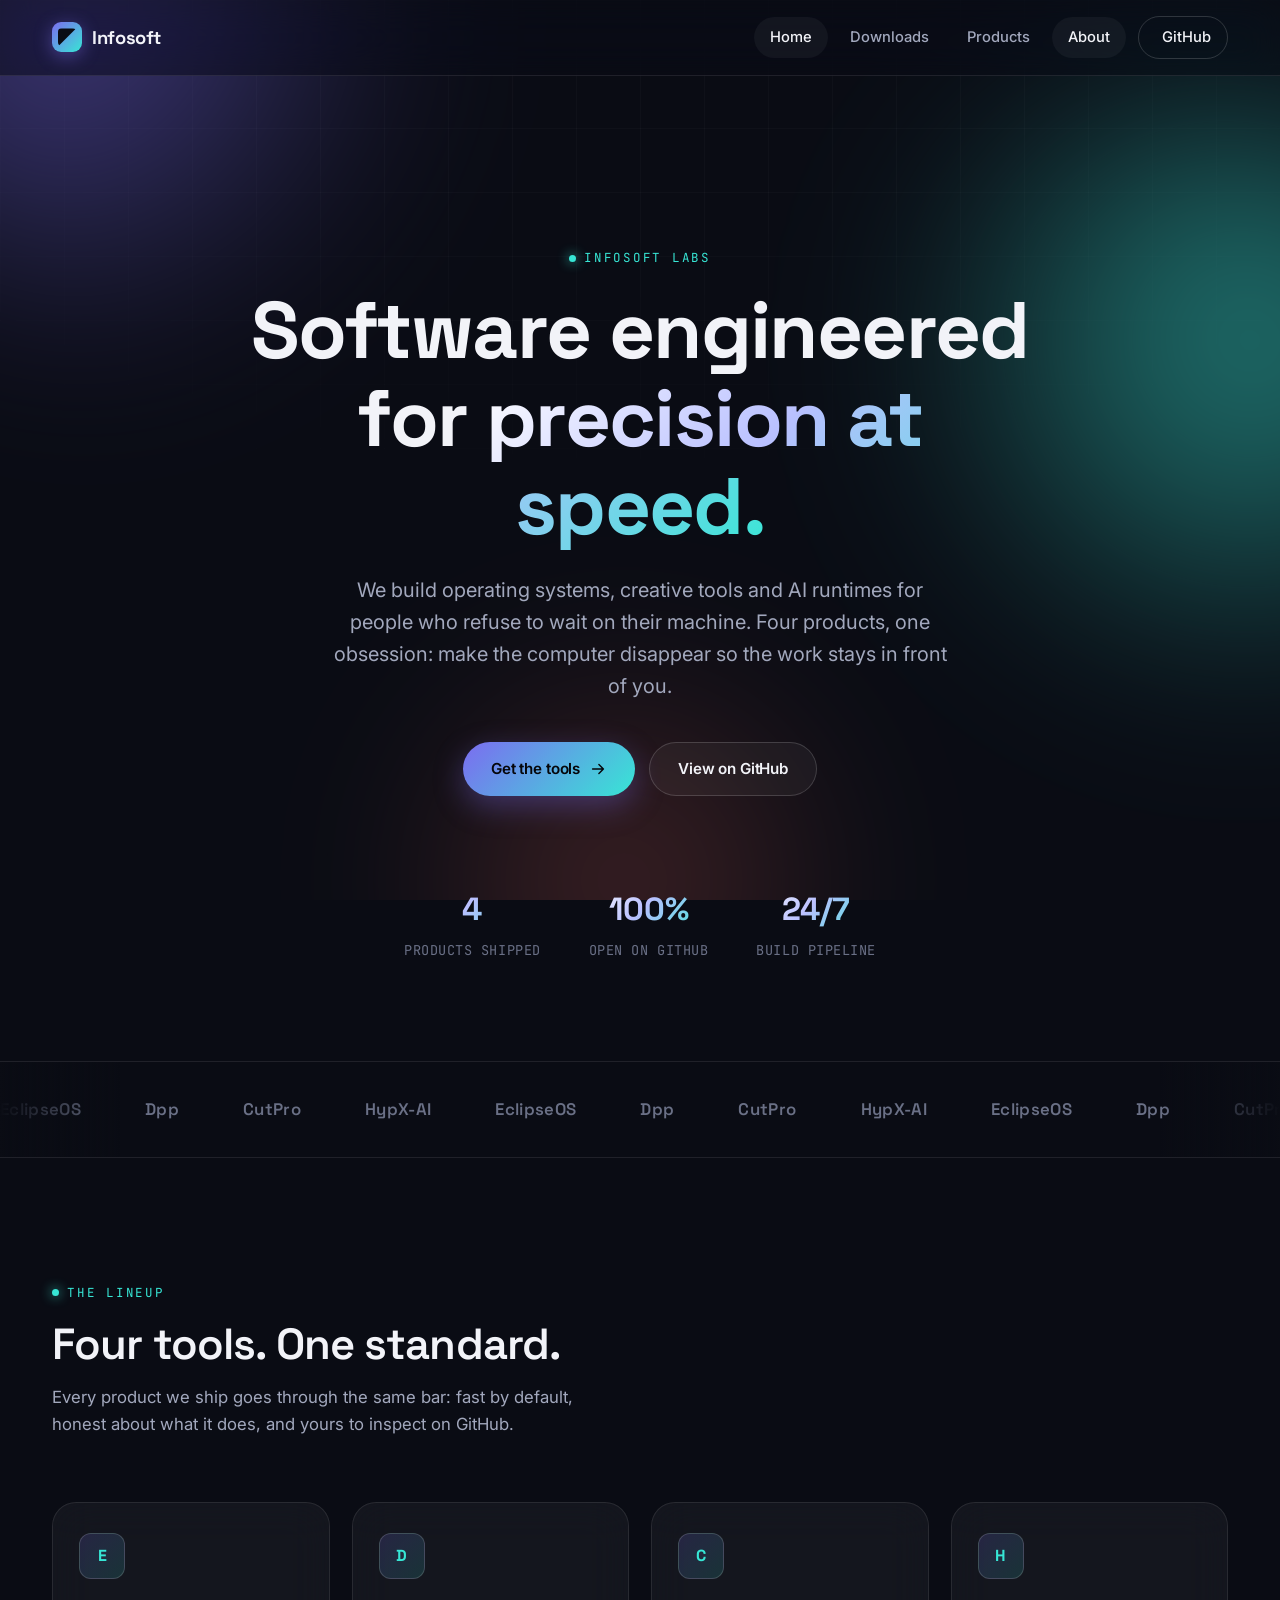
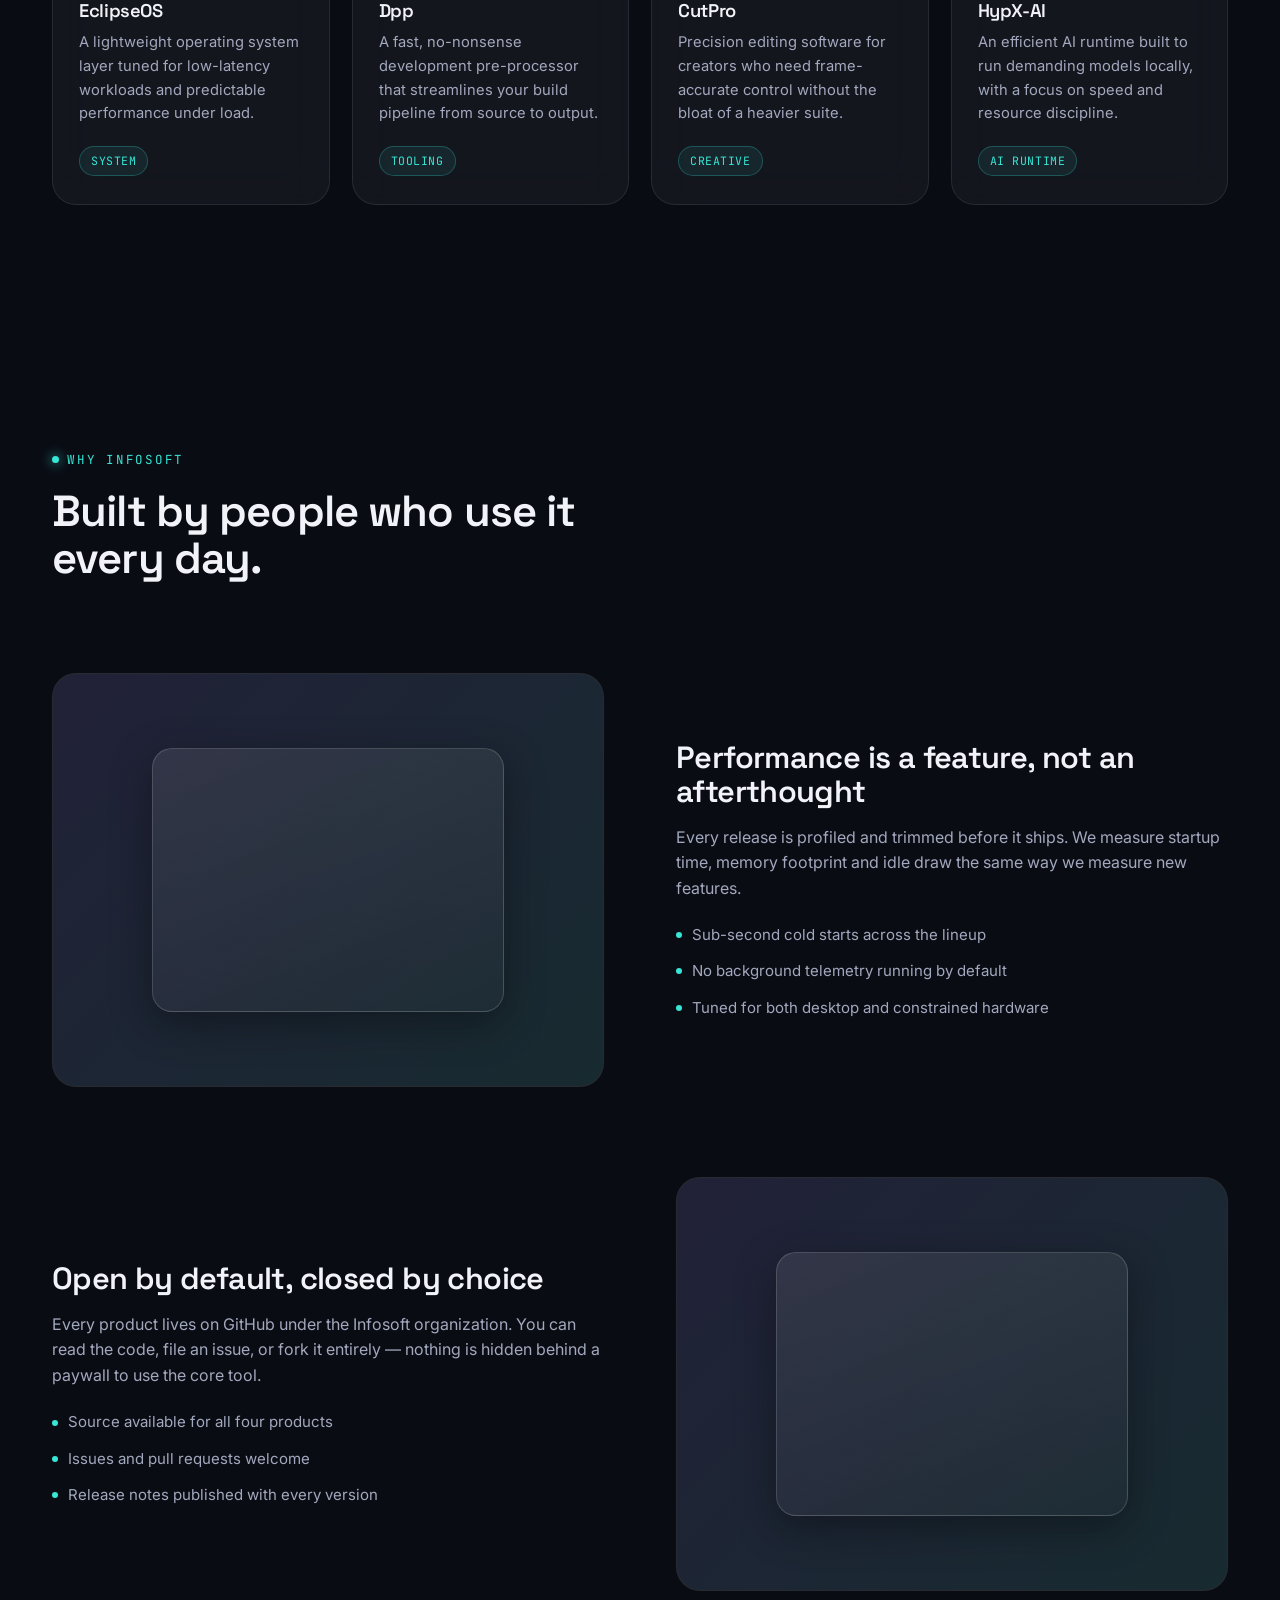
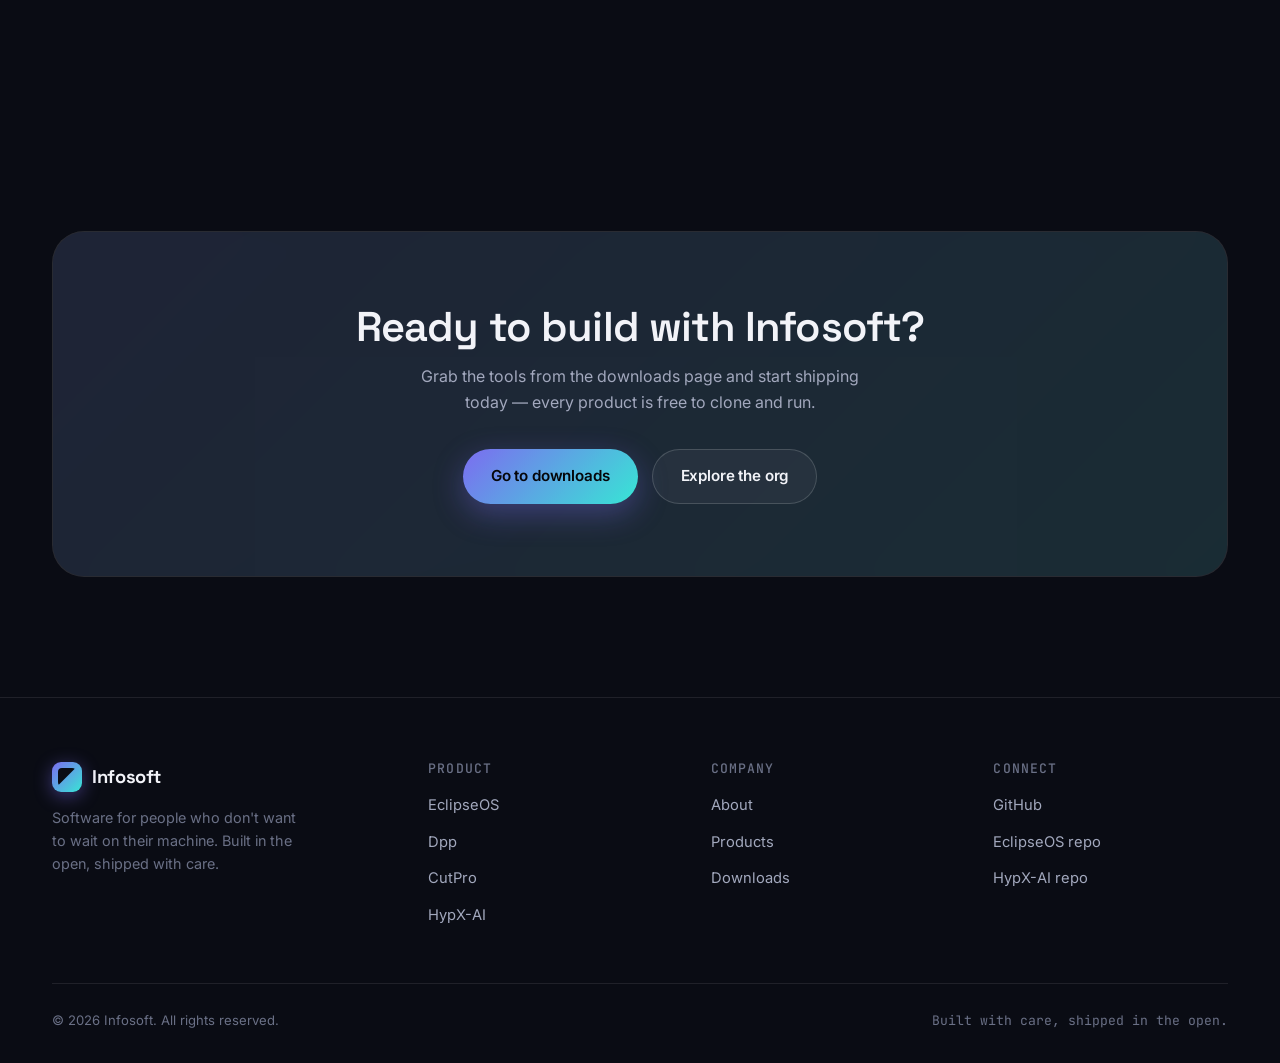
<file: index.html>
<!DOCTYPE html>
<html lang="en">
<head>
<meta charset="UTF-8">
<meta name="viewport" content="width=device-width, initial-scale=1.0">
<title>Infosoft — Software built for the edge of what's possible</title>
<meta name="description" content="Infosoft builds EclipseOS, Dpp, CutPro and HypX-AI — tools engineered for speed, precision and control.">
<link rel="preconnect" href="https://fonts.googleapis.com">
<link rel="stylesheet" href="style.css">
</head>
<body>

<div class="ambient" aria-hidden="true">
  <div class="orb orb--1"></div>
  <div class="orb orb--2"></div>
  <div class="orb orb--3"></div>
</div>

<header class="navbar" id="navbar">
  <div class="nav-inner">
    <a href="index.html" class="brand">
      <span class="brand-mark" aria-hidden="true"></span>
      Infosoft
    </a>

    <nav class="nav-links" id="navLinks">
      <a href="index.html" class="active">Home</a>
      <a href="downloads.html">Downloads</a>
      <a href="#products">Products</a>
      <a href="#about">About</a>
      <a href="https://github.com/Infosoft" target="_blank" rel="noopener" class="nav-github">
        <svg viewBox="0 0 16 16" fill="currentColor" aria-hidden="true"><path d="M8 0C3.58 0 0 3.58 0 8c0 3.54 2.29 6.53 5.47 7.59.4.07.55-.17.55-.38 0-.19-.01-.82-.01-1.49-2.01.37-2.53-.49-2.69-.94-.09-.23-.48-.94-.82-1.13-.28-.15-.68-.52-.01-.53.63-.01 1.08.58 1.23.82.72 1.21 1.87.87 2.33.66.07-.52.28-.87.51-1.07-1.78-.2-3.64-.89-3.64-3.95 0-.87.31-1.59.82-2.15-.08-.2-.36-1.02.08-2.12 0 0 .67-.21 2.2.82.64-.18 1.32-.27 2-.27.68 0 1.36.09 2 .27 1.53-1.04 2.2-.82 2.2-.82.44 1.1.16 1.92.08 2.12.51.56.82 1.27.82 2.15 0 3.07-1.87 3.75-3.65 3.95.29.25.54.73.54 1.48 0 1.07-.01 1.93-.01 2.2 0 .21.15.46.55.38A8.01 8.01 0 0 0 16 8c0-4.42-3.58-8-8-8z"/></svg>
        GitHub
      </a>
    </nav>

    <button class="nav-toggle" id="navToggle" aria-label="Toggle navigation" aria-expanded="false">
      <span></span><span></span><span></span>
    </button>
  </div>
</header>

<main>

  <!-- HERO -->
  <section class="hero">
    <div class="container hero-inner">
      <div class="eyebrow reveal is-visible">Infosoft Labs</div>
      <h1 class="reveal is-visible">
        Software engineered<br>for <span class="gradient-text">precision at speed.</span>
      </h1>
      <p class="lead reveal is-visible" style="transition-delay:.1s">
        We build operating systems, creative tools and AI runtimes for people who
        refuse to wait on their machine. Four products, one obsession: make the
        computer disappear so the work stays in front of you.
      </p>
      <div class="hero-cta reveal is-visible" style="transition-delay:.2s">
        <a href="downloads.html" class="btn btn-primary">
          Get the tools
          <svg viewBox="0 0 20 20" fill="none" aria-hidden="true"><path d="M4 10h12M11 5l5 5-5 5" stroke="currentColor" stroke-width="1.6" stroke-linecap="round" stroke-linejoin="round"/></svg>
        </a>
        <a href="https://github.com/Infosoft" target="_blank" rel="noopener" class="btn btn-ghost">
          View on GitHub
        </a>
      </div>

      <div class="hero-stats reveal is-visible" style="transition-delay:.3s">
        <div class="hero-stat">
          <div class="num">4</div>
          <div class="label">PRODUCTS SHIPPED</div>
        </div>
        <div class="hero-stat">
          <div class="num">100%</div>
          <div class="label">OPEN ON GITHUB</div>
        </div>
        <div class="hero-stat">
          <div class="num">24/7</div>
          <div class="label">BUILD PIPELINE</div>
        </div>
      </div>
    </div>
  </section>

  <!-- MARQUEE -->
  <div class="marquee-wrap">
    <div class="marquee-track">
      <span>EclipseOS</span><span>Dpp</span><span>CutPro</span><span>HypX-AI</span>
      <span>EclipseOS</span><span>Dpp</span><span>CutPro</span><span>HypX-AI</span>
      <span>EclipseOS</span><span>Dpp</span><span>CutPro</span><span>HypX-AI</span>
      <span>EclipseOS</span><span>Dpp</span><span>CutPro</span><span>HypX-AI</span>
    </div>
  </div>

  <!-- PRODUCTS -->
  <section class="section" id="products">
    <div class="container">
      <div class="eyebrow reveal">The lineup</div>
      <h2 class="section-heading reveal">Four tools. One standard.</h2>
      <p class="section-sub reveal">Every product we ship goes through the same bar: fast by default, honest about what it does, and yours to inspect on GitHub.</p>

      <div class="grid-products reveal-stagger">
        <article class="card product-card reveal" style="--i:0">
          <div class="product-icon">E</div>
          <h3>EclipseOS</h3>
          <p>A lightweight operating system layer tuned for low-latency workloads and predictable performance under load.</p>
          <span class="product-tag">SYSTEM</span>
        </article>

        <article class="card product-card reveal" style="--i:1">
          <div class="product-icon">D</div>
          <h3>Dpp</h3>
          <p>A fast, no-nonsense development pre-processor that streamlines your build pipeline from source to output.</p>
          <span class="product-tag">TOOLING</span>
        </article>

        <article class="card product-card reveal" style="--i:2">
          <div class="product-icon">C</div>
          <h3>CutPro</h3>
          <p>Precision editing software for creators who need frame-accurate control without the bloat of a heavier suite.</p>
          <span class="product-tag">CREATIVE</span>
        </article>

        <article class="card product-card reveal" style="--i:3">
          <div class="product-icon">H</div>
          <h3>HypX-AI</h3>
          <p>An efficient AI runtime built to run demanding models locally, with a focus on speed and resource discipline.</p>
          <span class="product-tag">AI RUNTIME</span>
        </article>
      </div>
    </div>
  </section>

  <!-- FEATURES -->
  <section class="section" id="about">
    <div class="container">
      <div class="eyebrow reveal">Why Infosoft</div>
      <h2 class="section-heading reveal">Built by people who use it every day.</h2>

      <div class="feature-row">
        <div class="feature-visual reveal"><div class="feature-glyph"></div></div>
        <div class="feature-copy reveal">
          <h3>Performance is a feature, not an afterthought</h3>
          <p>Every release is profiled and trimmed before it ships. We measure startup time, memory footprint and idle draw the same way we measure new features.</p>
          <ul class="feature-list">
            <li>Sub-second cold starts across the lineup</li>
            <li>No background telemetry running by default</li>
            <li>Tuned for both desktop and constrained hardware</li>
          </ul>
        </div>
      </div>

      <div class="feature-row reverse">
        <div class="feature-visual reveal"><div class="feature-glyph"></div></div>
        <div class="feature-copy reveal">
          <h3>Open by default, closed by choice</h3>
          <p>Every product lives on GitHub under the Infosoft organization. You can read the code, file an issue, or fork it entirely — nothing is hidden behind a paywall to use the core tool.</p>
          <ul class="feature-list">
            <li>Source available for all four products</li>
            <li>Issues and pull requests welcome</li>
            <li>Release notes published with every version</li>
          </ul>
        </div>
      </div>
    </div>
  </section>

  <!-- CTA -->
  <section class="section">
    <div class="container">
      <div class="cta-band reveal">
        <h2>Ready to build with Infosoft?</h2>
        <p>Grab the tools from the downloads page and start shipping today — every product is free to clone and run.</p>
        <div class="hero-cta">
          <a href="downloads.html" class="btn btn-primary">Go to downloads</a>
          <a href="https://github.com/Infosoft" target="_blank" rel="noopener" class="btn btn-ghost">Explore the org</a>
        </div>
      </div>
    </div>
  </section>

</main>

<footer class="site-footer">
  <div class="container">
    <div class="footer-grid">
      <div class="footer-brand">
        <a href="index.html" class="brand">
          <span class="brand-mark" aria-hidden="true"></span>
          Infosoft
        </a>
        <p>Software for people who don't want to wait on their machine. Built in the open, shipped with care.</p>
      </div>

      <div class="footer-col">
        <h4>Product</h4>
        <ul>
          <li><a href="downloads.html">EclipseOS</a></li>
          <li><a href="downloads.html">Dpp</a></li>
          <li><a href="downloads.html">CutPro</a></li>
          <li><a href="downloads.html">HypX-AI</a></li>
        </ul>
      </div>

      <div class="footer-col">
        <h4>Company</h4>
        <ul>
          <li><a href="index.html#about">About</a></li>
          <li><a href="index.html#products">Products</a></li>
          <li><a href="downloads.html">Downloads</a></li>
        </ul>
      </div>

      <div class="footer-col">
        <h4>Connect</h4>
        <ul>
          <li><a href="https://github.com/Infosoft" target="_blank" rel="noopener">GitHub</a></li>
          <li><a href="https://github.com/Infosoft/EclipseOS" target="_blank" rel="noopener">EclipseOS repo</a></li>
          <li><a href="https://github.com/Infosoft/HypX-AI" target="_blank" rel="noopener">HypX-AI repo</a></li>
        </ul>
      </div>
    </div>

    <div class="footer-bottom">
      <span>© 2026 Infosoft. All rights reserved.</span>
      <span class="mono">Built with care, shipped in the open.</span>
    </div>
  </div>
</footer>

<script src="script.js"></script>
</body>
</html>
</file>
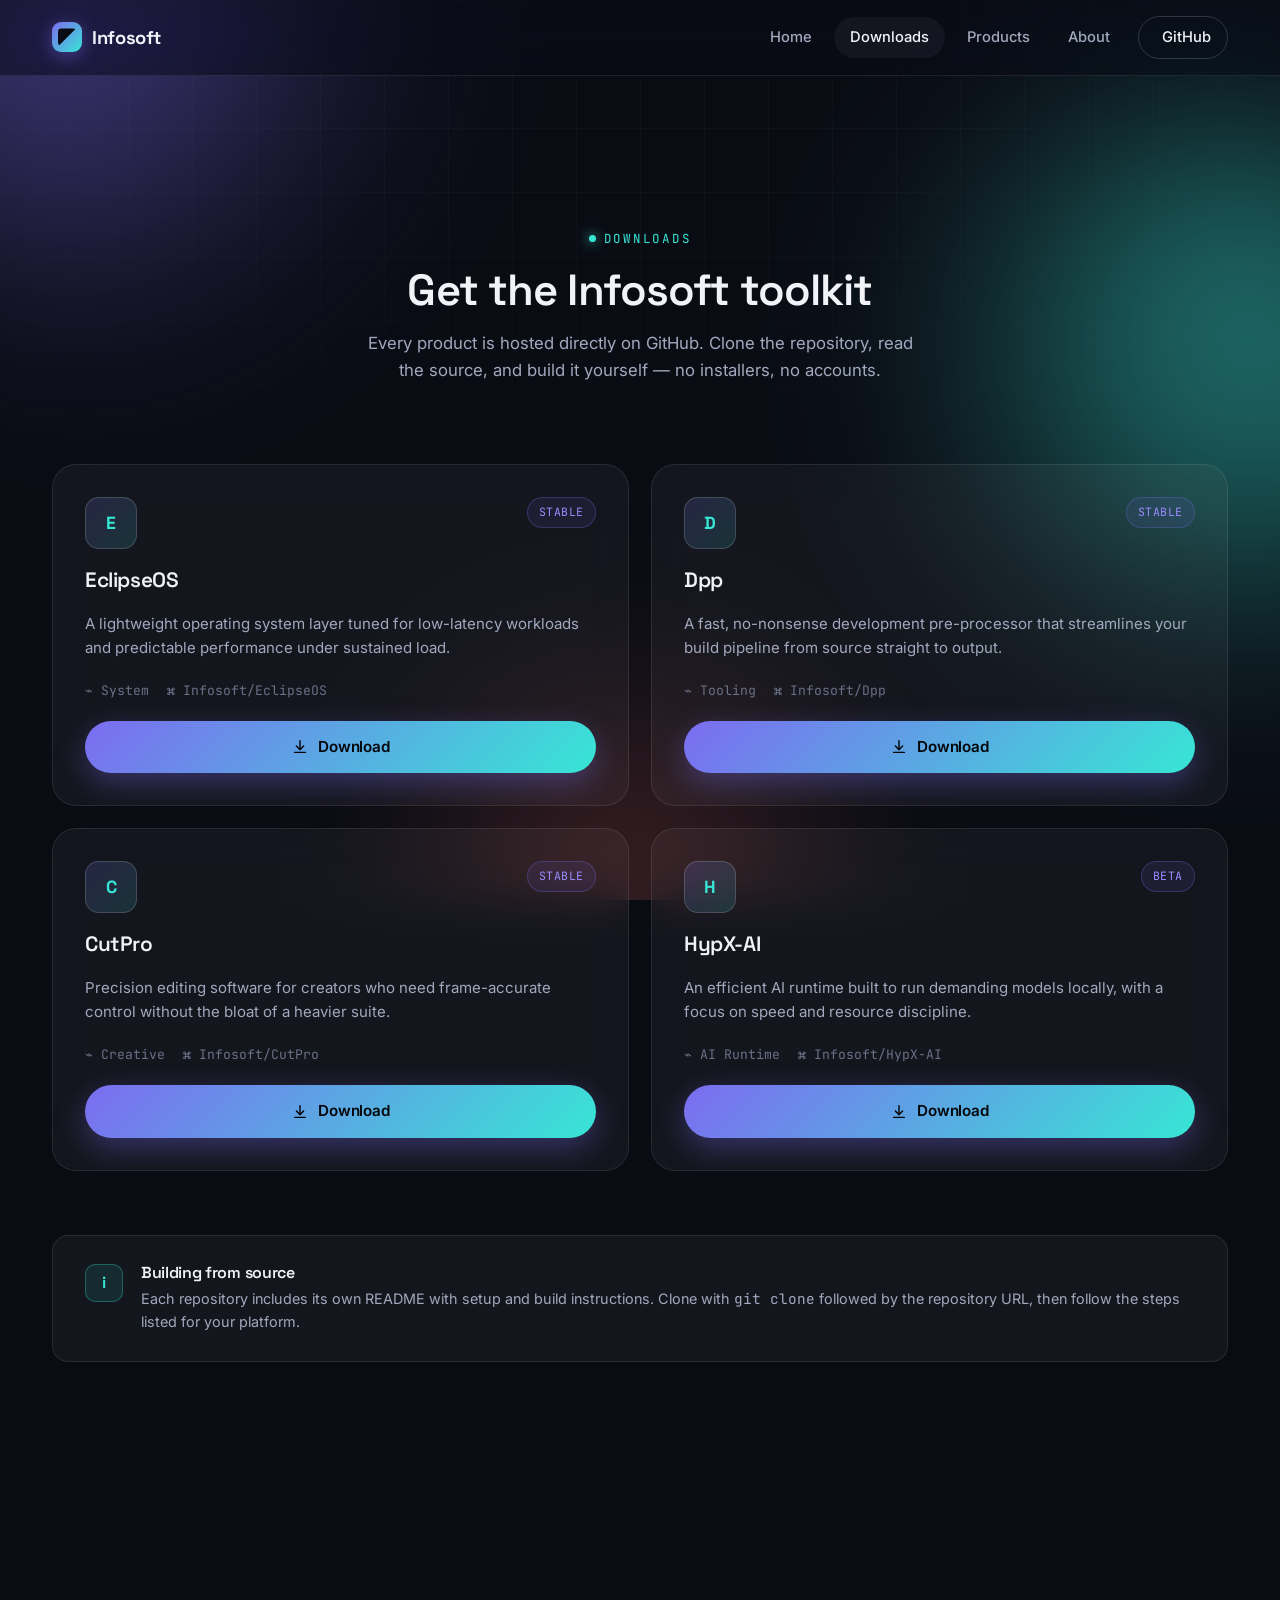
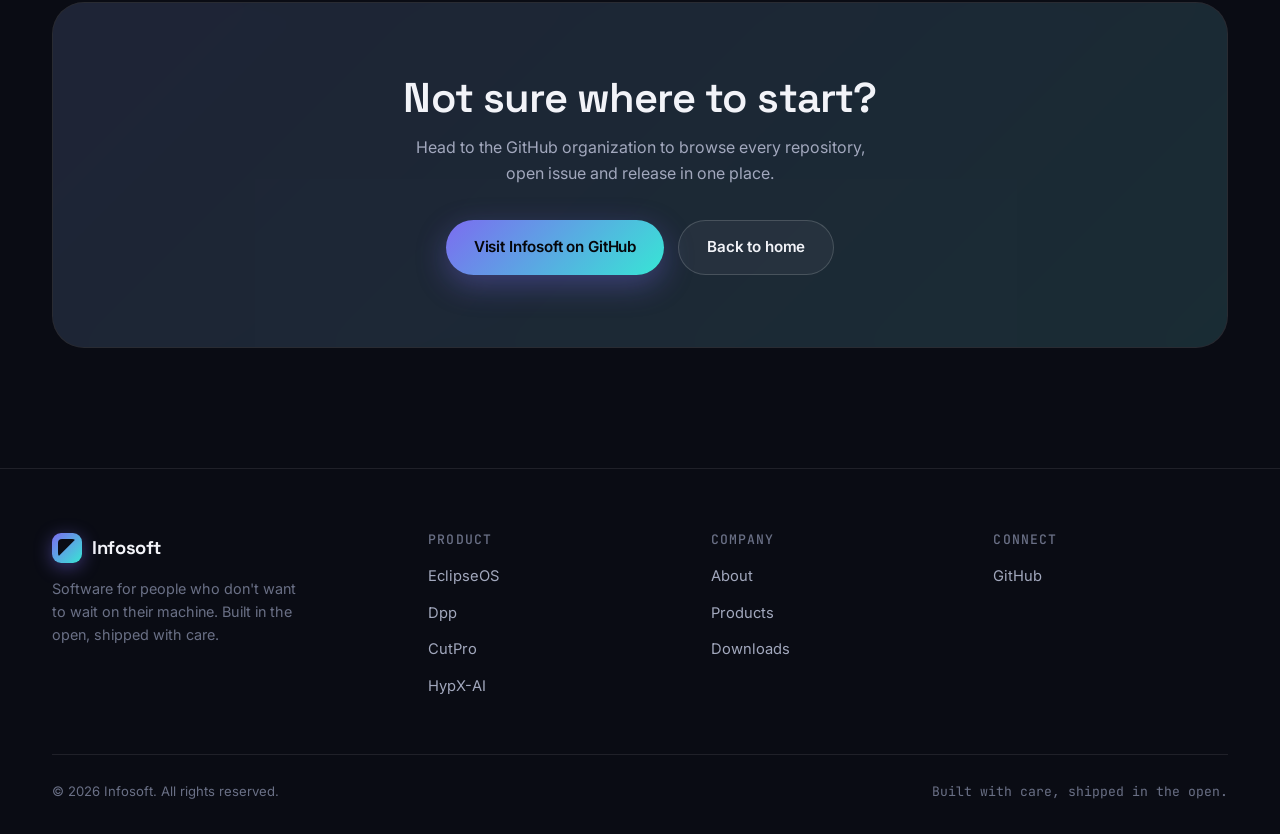
<file: downloads.html>
<!DOCTYPE html>
<html lang="en">
<head>
<meta charset="UTF-8">
<meta name="viewport" content="width=device-width, initial-scale=1.0">
<title>Downloads — Infosoft</title>
<meta name="description" content="Download EclipseOS, Dpp, CutPro and HypX-AI directly from the Infosoft GitHub organization.">
<link rel="preconnect" href="https://fonts.googleapis.com">
<link rel="stylesheet" href="style.css">
</head>
<body>

<div class="ambient" aria-hidden="true">
  <div class="orb orb--1"></div>
  <div class="orb orb--2"></div>
  <div class="orb orb--3"></div>
</div>

<header class="navbar" id="navbar">
  <div class="nav-inner">
    <a href="index.html" class="brand">
      <span class="brand-mark" aria-hidden="true"></span>
      Infosoft
    </a>

    <nav class="nav-links" id="navLinks">
      <a href="index.html">Home</a>
      <a href="downloads.html" class="active">Downloads</a>
      <a href="index.html#products">Products</a>
      <a href="index.html#about">About</a>
      <a href="https://github.com/Infosoft" target="_blank" rel="noopener" class="nav-github">
        <svg viewBox="0 0 16 16" fill="currentColor" aria-hidden="true"><path d="M8 0C3.58 0 0 3.58 0 8c0 3.54 2.29 6.53 5.47 7.59.4.07.55-.17.55-.38 0-.19-.01-.82-.01-1.49-2.01.37-2.53-.49-2.69-.94-.09-.23-.48-.94-.82-1.13-.28-.15-.68-.52-.01-.53.63-.01 1.08.58 1.23.82.72 1.21 1.87.87 2.33.66.07-.52.28-.87.51-1.07-1.78-.2-3.64-.89-3.64-3.95 0-.87.31-1.59.82-2.15-.08-.2-.36-1.02.08-2.12 0 0 .67-.21 2.2.82.64-.18 1.32-.27 2-.27.68 0 1.36.09 2 .27 1.53-1.04 2.2-.82 2.2-.82.44 1.1.16 1.92.08 2.12.51.56.82 1.27.82 2.15 0 3.07-1.87 3.75-3.65 3.95.29.25.54.73.54 1.48 0 1.07-.01 1.93-.01 2.2 0 .21.15.46.55.38A8.01 8.01 0 0 0 16 8c0-4.42-3.58-8-8-8z"/></svg>
        GitHub
      </a>
    </nav>

    <button class="nav-toggle" id="navToggle" aria-label="Toggle navigation" aria-expanded="false">
      <span></span><span></span><span></span>
    </button>
  </div>
</header>

<main>

  <section class="page-header">
    <div class="container">
      <div class="eyebrow reveal is-visible" style="justify-content:center">Downloads</div>
      <h1 class="section-heading reveal is-visible">Get the Infosoft toolkit</h1>
      <p class="section-sub reveal is-visible">Every product is hosted directly on GitHub. Clone the repository, read the source, and build it yourself — no installers, no accounts.</p>
    </div>
  </section>

  <section class="section" style="padding-top:0">
    <div class="container">
      <div class="grid-downloads reveal-stagger">

        <article class="card download-card reveal" style="--i:0">
          <div class="download-top">
            <div class="download-icon">E</div>
            <span class="download-status">STABLE</span>
          </div>
          <h3>EclipseOS</h3>
          <p>A lightweight operating system layer tuned for low-latency workloads and predictable performance under sustained load.</p>
          <div class="download-meta">
            <span>⌁ System</span>
            <span>⌘ Infosoft/EclipseOS</span>
          </div>
          <div class="download-actions">
            <a href="https://github.com/Infosoft/EclipseOS" target="_blank" rel="noopener" class="btn btn-primary btn-block">
              <svg viewBox="0 0 20 20" fill="none" aria-hidden="true"><path d="M10 3v10m0 0l-4-4m4 4l4-4M4 16h12" stroke="currentColor" stroke-width="1.6" stroke-linecap="round" stroke-linejoin="round"/></svg>
              Download
            </a>
          </div>
        </article>

        <article class="card download-card reveal" style="--i:1">
          <div class="download-top">
            <div class="download-icon">D</div>
            <span class="download-status">STABLE</span>
          </div>
          <h3>Dpp</h3>
          <p>A fast, no-nonsense development pre-processor that streamlines your build pipeline from source straight to output.</p>
          <div class="download-meta">
            <span>⌁ Tooling</span>
            <span>⌘ Infosoft/Dpp</span>
          </div>
          <div class="download-actions">
            <a href="https://github.com/Infosoft/Dpp" target="_blank" rel="noopener" class="btn btn-primary btn-block">
              <svg viewBox="0 0 20 20" fill="none" aria-hidden="true"><path d="M10 3v10m0 0l-4-4m4 4l4-4M4 16h12" stroke="currentColor" stroke-width="1.6" stroke-linecap="round" stroke-linejoin="round"/></svg>
              Download
            </a>
          </div>
        </article>

        <article class="card download-card reveal" style="--i:2">
          <div class="download-top">
            <div class="download-icon">C</div>
            <span class="download-status">STABLE</span>
          </div>
          <h3>CutPro</h3>
          <p>Precision editing software for creators who need frame-accurate control without the bloat of a heavier suite.</p>
          <div class="download-meta">
            <span>⌁ Creative</span>
            <span>⌘ Infosoft/CutPro</span>
          </div>
          <div class="download-actions">
            <a href="https://github.com/Infosoft/CutPro" target="_blank" rel="noopener" class="btn btn-primary btn-block">
              <svg viewBox="0 0 20 20" fill="none" aria-hidden="true"><path d="M10 3v10m0 0l-4-4m4 4l4-4M4 16h12" stroke="currentColor" stroke-width="1.6" stroke-linecap="round" stroke-linejoin="round"/></svg>
              Download
            </a>
          </div>
        </article>

        <article class="card download-card reveal" style="--i:3">
          <div class="download-top">
            <div class="download-icon">H</div>
            <span class="download-status">BETA</span>
          </div>
          <h3>HypX-AI</h3>
          <p>An efficient AI runtime built to run demanding models locally, with a focus on speed and resource discipline.</p>
          <div class="download-meta">
            <span>⌁ AI Runtime</span>
            <span>⌘ Infosoft/HypX-AI</span>
          </div>
          <div class="download-actions">
            <a href="https://github.com/Infosoft/HypX-AI" target="_blank" rel="noopener" class="btn btn-primary btn-block">
              <svg viewBox="0 0 20 20" fill="none" aria-hidden="true"><path d="M10 3v10m0 0l-4-4m4 4l4-4M4 16h12" stroke="currentColor" stroke-width="1.6" stroke-linecap="round" stroke-linejoin="round"/></svg>
              Download
            </a>
          </div>
        </article>

      </div>

      <div class="notice-panel reveal">
        <div class="notice-icon">i</div>
        <div>
          <h4>Building from source</h4>
          <p>Each repository includes its own README with setup and build instructions. Clone with <span class="mono">git clone</span> followed by the repository URL, then follow the steps listed for your platform.</p>
        </div>
      </div>
    </div>
  </section>

  <section class="section">
    <div class="container">
      <div class="cta-band reveal">
        <h2>Not sure where to start?</h2>
        <p>Head to the GitHub organization to browse every repository, open issue and release in one place.</p>
        <div class="hero-cta">
          <a href="https://github.com/Infosoft" target="_blank" rel="noopener" class="btn btn-primary">Visit Infosoft on GitHub</a>
          <a href="index.html" class="btn btn-ghost">Back to home</a>
        </div>
      </div>
    </div>
  </section>

</main>

<footer class="site-footer">
  <div class="container">
    <div class="footer-grid">
      <div class="footer-brand">
        <a href="index.html" class="brand">
          <span class="brand-mark" aria-hidden="true"></span>
          Infosoft
        </a>
        <p>Software for people who don't want to wait on their machine. Built in the open, shipped with care.</p>
      </div>

      <div class="footer-col">
        <h4>Product</h4>
        <ul>
          <li><a href="https://github.com/Infosoft-Studios/EclipseOS" target="_blank" rel="noopener">EclipseOS</a></li>
          <li><a href="https://github.com/Infosoft-Studios/Dpp-ProgrammingLanguage" target="_blank" rel="noopener">Dpp</a></li>
          <li><a href="https://github.com/Infosoft/CutPro" target="_blank" rel="noopener">CutPro</a></li>
          <li><a href="https://github.com/Infosoft/HypX-AI" target="_blank" rel="noopener">HypX-AI</a></li>
        </ul>
      </div>

      <div class="footer-col">
        <h4>Company</h4>
        <ul>
          <li><a href="index.html#about">About</a></li>
          <li><a href="index.html#products">Products</a></li>
          <li><a href="downloads.html">Downloads</a></li>
        </ul>
      </div>

      <div class="footer-col">
        <h4>Connect</h4>
        <ul>
          <li><a href="https://github.com/Infosoft" target="_blank" rel="noopener">GitHub</a></li>
        </ul>
      </div>
    </div>

    <div class="footer-bottom">
      <span>© 2026 Infosoft. All rights reserved.</span>
      <span class="mono">Built with care, shipped in the open.</span>
    </div>
  </div>
</footer>

<script src="script.js"></script>
</body>
</html>
</file>
<file: style.css>
/* =========================================================
   Infosoft — Global Stylesheet
   ========================================================= */

@import url('https://fonts.googleapis.com/css2?family=Space+Grotesk:wght@400;500;600;700&family=Inter:wght@400;500;600;700&family=JetBrains+Mono:wght@400;500&display=swap');

:root {
  /* Palette */
  --bg: #0a0c14;
  --bg-alt: #0d1020;
  --surface: rgba(255, 255, 255, 0.045);
  --surface-strong: rgba(255, 255, 255, 0.08);
  --border: rgba(255, 255, 255, 0.09);
  --border-strong: rgba(255, 255, 255, 0.16);

  --text: #f2f3f8;
  --text-dim: #a2a8bd;
  --text-faint: #6a7086;

  --violet: #7c6cf0;
  --violet-soft: #9b8dff;
  --cyan: #37e6d5;
  --coral: #ff6f61;

  --gradient-brand: linear-gradient(135deg, #7c6cf0 0%, #37e6d5 100%);
  --gradient-brand-soft: linear-gradient(135deg, rgba(124, 108, 240, 0.18), rgba(55, 230, 213, 0.14));
  --gradient-text: linear-gradient(135deg, #ffffff 0%, #b9c0ff 45%, #37e6d5 100%);

  --radius-sm: 10px;
  --radius-md: 16px;
  --radius-lg: 24px;
  --radius-xl: 32px;

  --shadow-sm: 0 2px 12px rgba(0, 0, 0, 0.25);
  --shadow-md: 0 12px 40px rgba(0, 0, 0, 0.35);
  --shadow-lg: 0 24px 70px rgba(0, 0, 0, 0.45);
  --shadow-glow: 0 0 0 1px rgba(124, 108, 240, 0.25), 0 20px 60px rgba(124, 108, 240, 0.18);

  --ease: cubic-bezier(0.16, 1, 0.3, 1);
  --ease-soft: cubic-bezier(0.4, 0, 0.2, 1);

  --nav-h: 76px;
  --container: 1240px;
}

/* ---------- Reset ---------- */
* { margin: 0; padding: 0; box-sizing: border-box; }

html {
  scroll-behavior: smooth;
  -webkit-font-smoothing: antialiased;
}

body {
  background: var(--bg);
  color: var(--text);
  font-family: 'Inter', -apple-system, BlinkMacSystemFont, sans-serif;
  font-size: 16px;
  line-height: 1.6;
  overflow-x: hidden;
  position: relative;
}

img { max-width: 100%; display: block; }
a { color: inherit; text-decoration: none; }
ul { list-style: none; }
button { font-family: inherit; cursor: pointer; border: none; background: none; color: inherit; }

::selection { background: rgba(124, 108, 240, 0.35); color: #fff; }

::-webkit-scrollbar { width: 10px; }
::-webkit-scrollbar-track { background: var(--bg); }
::-webkit-scrollbar-thumb { background: var(--border-strong); border-radius: 10px; }
::-webkit-scrollbar-thumb:hover { background: var(--violet); }

@media (prefers-reduced-motion: reduce) {
  *, *::before, *::after {
    animation-duration: 0.001ms !important;
    animation-iteration-count: 1 !important;
    transition-duration: 0.001ms !important;
    scroll-behavior: auto !important;
  }
}

:focus-visible {
  outline: 2px solid var(--cyan);
  outline-offset: 3px;
  border-radius: 4px;
}

/* ---------- Typography ---------- */
h1, h2, h3, h4 {
  font-family: 'Space Grotesk', 'Inter', sans-serif;
  font-weight: 600;
  letter-spacing: -0.02em;
  line-height: 1.1;
  color: var(--text);
}

.eyebrow {
  display: inline-flex;
  align-items: center;
  gap: 8px;
  font-family: 'JetBrains Mono', monospace;
  font-size: 12.5px;
  letter-spacing: 0.14em;
  text-transform: uppercase;
  color: var(--cyan);
  margin-bottom: 18px;
}

.eyebrow::before {
  content: '';
  width: 7px;
  height: 7px;
  border-radius: 50%;
  background: var(--cyan);
  box-shadow: 0 0 12px var(--cyan);
}

.section-heading {
  font-size: clamp(2rem, 3.4vw, 2.85rem);
  max-width: 640px;
}

.section-sub {
  color: var(--text-dim);
  font-size: 1.05rem;
  max-width: 560px;
  margin-top: 16px;
}

.gradient-text {
  background: var(--gradient-text);
  -webkit-background-clip: text;
  background-clip: text;
  color: transparent;
}

.mono { font-family: 'JetBrains Mono', monospace; }

/* ---------- Layout helpers ---------- */
.container {
  width: 100%;
  max-width: var(--container);
  margin: 0 auto;
  padding: 0 32px;
}

.section {
  padding: 120px 0;
  position: relative;
}

@media (max-width: 720px) {
  .section { padding: 84px 0; }
}

/* ---------- Ambient background ---------- */
.ambient {
  position: fixed;
  inset: 0;
  z-index: -2;
  background: var(--bg);
  overflow: hidden;
}

.ambient::before {
  content: '';
  position: absolute;
  inset: 0;
  background-image:
    linear-gradient(rgba(255,255,255,0.025) 1px, transparent 1px),
    linear-gradient(90deg, rgba(255,255,255,0.025) 1px, transparent 1px);
  background-size: 64px 64px;
  mask-image: radial-gradient(ellipse 80% 60% at 50% 0%, black 40%, transparent 100%);
}

.orb {
  position: absolute;
  border-radius: 50%;
  filter: blur(90px);
  opacity: 0.55;
  animation: drift 22s ease-in-out infinite;
}

.orb--1 {
  width: 560px; height: 560px;
  top: -180px; left: -120px;
  background: radial-gradient(circle at 30% 30%, #7c6cf0, transparent 70%);
  animation-delay: 0s;
}

.orb--2 {
  width: 620px; height: 620px;
  top: 10%; right: -220px;
  background: radial-gradient(circle at 60% 40%, #37e6d5, transparent 70%);
  animation-delay: -8s;
}

.orb--3 {
  width: 480px; height: 480px;
  bottom: -220px; left: 30%;
  background: radial-gradient(circle at 50% 50%, #ff6f61, transparent 72%);
  opacity: 0.28;
  animation-delay: -14s;
}

@keyframes drift {
  0%, 100% { transform: translate(0, 0) scale(1); }
  33% { transform: translate(40px, -30px) scale(1.08); }
  66% { transform: translate(-30px, 20px) scale(0.95); }
}

/* ---------- Navbar ---------- */
.navbar {
  position: sticky;
  top: 0;
  z-index: 100;
  height: var(--nav-h);
  display: flex;
  align-items: center;
  background: rgba(10, 12, 20, 0.55);
  backdrop-filter: blur(18px) saturate(140%);
  -webkit-backdrop-filter: blur(18px) saturate(140%);
  border-bottom: 1px solid var(--border);
  transition: background 0.3s var(--ease-soft), border-color 0.3s var(--ease-soft);
}

.navbar.is-scrolled {
  background: rgba(10, 12, 20, 0.82);
  box-shadow: var(--shadow-sm);
}

.nav-inner {
  width: 100%;
  max-width: var(--container);
  margin: 0 auto;
  padding: 0 32px;
  display: flex;
  align-items: center;
  justify-content: space-between;
}

.brand {
  display: flex;
  align-items: center;
  gap: 10px;
  font-family: 'Space Grotesk', sans-serif;
  font-weight: 700;
  font-size: 1.15rem;
  letter-spacing: -0.02em;
}

.brand-mark {
  width: 30px;
  height: 30px;
  border-radius: 9px;
  background: var(--gradient-brand);
  position: relative;
  box-shadow: 0 4px 18px rgba(124, 108, 240, 0.45);
}

.brand-mark::after {
  content: '';
  position: absolute;
  inset: 6px;
  border-radius: 4px;
  background: var(--bg);
  clip-path: polygon(0 0, 100% 0, 0 100%);
}

.nav-links {
  display: flex;
  align-items: center;
  gap: 6px;
}

.nav-links a {
  position: relative;
  padding: 9px 16px;
  font-size: 0.92rem;
  font-weight: 500;
  color: var(--text-dim);
  border-radius: 100px;
  transition: color 0.25s var(--ease-soft), background 0.25s var(--ease-soft);
}

.nav-links a:hover,
.nav-links a.active {
  color: var(--text);
  background: var(--surface);
}

.nav-links a.nav-github {
  display: inline-flex;
  align-items: center;
  gap: 7px;
  color: var(--text);
  border: 1px solid var(--border-strong);
  margin-left: 6px;
}

.nav-links a.nav-github:hover {
  border-color: var(--violet-soft);
  background: var(--gradient-brand-soft);
}

.nav-toggle {
  display: none;
  width: 40px;
  height: 40px;
  border-radius: 10px;
  border: 1px solid var(--border);
  align-items: center;
  justify-content: center;
  flex-direction: column;
  gap: 4px;
}

.nav-toggle span {
  width: 18px;
  height: 1.5px;
  background: var(--text);
  transition: transform 0.3s var(--ease-soft), opacity 0.3s var(--ease-soft);
}

/* ---------- Buttons ---------- */
.btn {
  display: inline-flex;
  align-items: center;
  justify-content: center;
  gap: 9px;
  padding: 14px 28px;
  border-radius: 100px;
  font-size: 0.95rem;
  font-weight: 600;
  letter-spacing: -0.01em;
  transition: transform 0.35s var(--ease), box-shadow 0.35s var(--ease), background 0.35s var(--ease-soft), border-color 0.3s;
  white-space: nowrap;
}

.btn-primary {
  background: var(--gradient-brand);
  color: #05060a;
  box-shadow: 0 10px 30px rgba(124, 108, 240, 0.35);
}

.btn-primary:hover {
  transform: translateY(-3px);
  box-shadow: 0 16px 44px rgba(124, 108, 240, 0.5);
}

.btn-ghost {
  background: var(--surface);
  border: 1px solid var(--border-strong);
  color: var(--text);
}

.btn-ghost:hover {
  background: var(--surface-strong);
  transform: translateY(-3px);
  border-color: var(--violet-soft);
}

.btn-block { width: 100%; }

.btn svg { width: 18px; height: 18px; flex-shrink: 0; }

/* ---------- Hero ---------- */
.hero {
  padding: calc(var(--nav-h) + 96px) 0 100px;
  display: grid;
  place-items: center;
  text-align: center;
  min-height: 88vh;
}

.hero-inner {
  max-width: 880px;
  display: flex;
  flex-direction: column;
  align-items: center;
}

.hero h1 {
  font-size: clamp(2.6rem, 6.4vw, 5rem);
  font-weight: 700;
}

.hero p.lead {
  margin-top: 24px;
  font-size: clamp(1.05rem, 1.6vw, 1.25rem);
  color: var(--text-dim);
  max-width: 620px;
}

.hero-cta {
  display: flex;
  gap: 14px;
  margin-top: 40px;
  flex-wrap: wrap;
  justify-content: center;
}

.hero-stats {
  display: flex;
  gap: 48px;
  margin-top: 88px;
  flex-wrap: wrap;
  justify-content: center;
}

.hero-stat .num {
  font-family: 'Space Grotesk', sans-serif;
  font-size: 2rem;
  font-weight: 700;
  background: var(--gradient-text);
  -webkit-background-clip: text;
  background-clip: text;
  color: transparent;
}

.hero-stat .label {
  font-size: 0.85rem;
  color: var(--text-faint);
  margin-top: 4px;
  font-family: 'JetBrains Mono', monospace;
  letter-spacing: 0.04em;
}

/* ---------- Glass Card ---------- */
.card {
  background: var(--surface);
  border: 1px solid var(--border);
  border-radius: var(--radius-lg);
  backdrop-filter: blur(20px);
  -webkit-backdrop-filter: blur(20px);
  position: relative;
  overflow: hidden;
  transition: transform 0.45s var(--ease), border-color 0.4s var(--ease-soft), box-shadow 0.45s var(--ease);
}

.card::before {
  content: '';
  position: absolute;
  inset: 0;
  background: radial-gradient(420px circle at var(--mx, 50%) var(--my, 0%), rgba(124, 108, 240, 0.16), transparent 60%);
  opacity: 0;
  transition: opacity 0.4s var(--ease-soft);
  pointer-events: none;
}

.card:hover {
  transform: translateY(-8px);
  border-color: var(--border-strong);
  box-shadow: var(--shadow-lg);
}

.card:hover::before { opacity: 1; }

/* ---------- Product grid ---------- */
.grid-products {
  margin-top: 64px;
  display: grid;
  grid-template-columns: repeat(4, 1fr);
  gap: 22px;
}

@media (max-width: 1080px) { .grid-products { grid-template-columns: repeat(2, 1fr); } }
@media (max-width: 620px) { .grid-products { grid-template-columns: 1fr; } }

.product-card {
  padding: 30px 26px 28px;
  display: flex;
  flex-direction: column;
  min-height: 260px;
}

.product-icon {
  width: 46px;
  height: 46px;
  border-radius: 12px;
  display: flex;
  align-items: center;
  justify-content: center;
  margin-bottom: 22px;
  background: var(--gradient-brand-soft);
  border: 1px solid var(--border-strong);
  font-family: 'Space Grotesk', sans-serif;
  font-weight: 700;
  color: var(--cyan);
}

.product-card h3 {
  font-size: 1.15rem;
  margin-bottom: 10px;
}

.product-card p {
  color: var(--text-dim);
  font-size: 0.92rem;
  flex-grow: 1;
}

.product-tag {
  margin-top: 20px;
  display: inline-flex;
  align-self: flex-start;
  font-family: 'JetBrains Mono', monospace;
  font-size: 0.72rem;
  letter-spacing: 0.05em;
  padding: 5px 11px;
  border-radius: 100px;
  background: rgba(55, 230, 213, 0.08);
  color: var(--cyan);
  border: 1px solid rgba(55, 230, 213, 0.25);
}

/* ---------- Feature rows ---------- */
.feature-row {
  display: grid;
  grid-template-columns: 1fr 1fr;
  gap: 72px;
  align-items: center;
  margin-top: 90px;
}

.feature-row.reverse { direction: rtl; }
.feature-row.reverse > * { direction: ltr; }

@media (max-width: 860px) {
  .feature-row, .feature-row.reverse { grid-template-columns: 1fr; direction: ltr; gap: 36px; }
}

.feature-visual {
  aspect-ratio: 4/3;
  border-radius: var(--radius-lg);
  background: var(--surface);
  border: 1px solid var(--border);
  position: relative;
  overflow: hidden;
  display: flex;
  align-items: center;
  justify-content: center;
}

.feature-visual::after {
  content: '';
  position: absolute;
  inset: 0;
  background: var(--gradient-brand-soft);
  opacity: 0.7;
}

.feature-glyph {
  position: relative;
  z-index: 1;
  width: 64%;
  height: 64%;
  border-radius: 20px;
  background: linear-gradient(160deg, rgba(255,255,255,0.09), rgba(255,255,255,0.02));
  border: 1px solid var(--border-strong);
  box-shadow: var(--shadow-md);
}

.feature-copy h3 {
  font-size: clamp(1.5rem, 2.4vw, 2rem);
  margin-bottom: 16px;
}

.feature-copy p { color: var(--text-dim); }

.feature-list {
  margin-top: 22px;
  display: flex;
  flex-direction: column;
  gap: 12px;
}

.feature-list li {
  display: flex;
  align-items: center;
  gap: 10px;
  font-size: 0.94rem;
  color: var(--text-dim);
}

.feature-list li::before {
  content: '';
  width: 6px;
  height: 6px;
  border-radius: 50%;
  background: var(--cyan);
  flex-shrink: 0;
}

/* ---------- Logos / marquee ---------- */
.marquee-wrap {
  border-top: 1px solid var(--border);
  border-bottom: 1px solid var(--border);
  padding: 34px 0;
  overflow: hidden;
  position: relative;
}

.marquee-wrap::before, .marquee-wrap::after {
  content: '';
  position: absolute;
  top: 0; bottom: 0;
  width: 120px;
  z-index: 2;
  pointer-events: none;
}
.marquee-wrap::before { left: 0; background: linear-gradient(90deg, var(--bg), transparent); }
.marquee-wrap::after { right: 0; background: linear-gradient(270deg, var(--bg), transparent); }

.marquee-track {
  display: flex;
  gap: 64px;
  width: max-content;
  animation: scroll-x 28s linear infinite;
}

.marquee-track span {
  font-family: 'Space Grotesk', sans-serif;
  font-weight: 600;
  font-size: 1.05rem;
  color: var(--text-faint);
  letter-spacing: 0.02em;
  white-space: nowrap;
}

@keyframes scroll-x {
  from { transform: translateX(0); }
  to { transform: translateX(-50%); }
}

/* ---------- CTA band ---------- */
.cta-band {
  border-radius: var(--radius-xl);
  padding: 72px 48px;
  text-align: center;
  background: var(--surface);
  border: 1px solid var(--border);
  position: relative;
  overflow: hidden;
}

.cta-band::before {
  content: '';
  position: absolute;
  inset: -40%;
  background: var(--gradient-brand);
  opacity: 0.12;
  filter: blur(60px);
}

.cta-band > * { position: relative; z-index: 1; }

.cta-band h2 { font-size: clamp(1.8rem, 3.4vw, 2.6rem); }

.cta-band p { color: var(--text-dim); margin-top: 14px; max-width: 480px; margin-inline: auto; }

.cta-band .hero-cta { margin-top: 34px; }

/* ---------- Footer ---------- */
.site-footer {
  border-top: 1px solid var(--border);
  padding: 64px 0 32px;
}

.footer-grid {
  display: grid;
  grid-template-columns: 1.4fr repeat(3, 1fr);
  gap: 48px;
}

@media (max-width: 780px) {
  .footer-grid { grid-template-columns: 1fr 1fr; }
}

.footer-brand p {
  margin-top: 14px;
  color: var(--text-faint);
  font-size: 0.9rem;
  max-width: 260px;
}

.footer-col h4 {
  font-size: 0.82rem;
  text-transform: uppercase;
  letter-spacing: 0.08em;
  color: var(--text-faint);
  margin-bottom: 16px;
  font-family: 'JetBrains Mono', monospace;
  font-weight: 500;
}

.footer-col ul { display: flex; flex-direction: column; gap: 11px; }

.footer-col a {
  color: var(--text-dim);
  font-size: 0.92rem;
  transition: color 0.25s;
}

.footer-col a:hover { color: var(--cyan); }

.footer-bottom {
  margin-top: 56px;
  padding-top: 26px;
  border-top: 1px solid var(--border);
  display: flex;
  justify-content: space-between;
  flex-wrap: wrap;
  gap: 12px;
  font-size: 0.82rem;
  color: var(--text-faint);
}

/* ---------- Fade-in on scroll ---------- */
.reveal {
  opacity: 0;
  transform: translateY(28px);
  transition: opacity 0.9s var(--ease), transform 0.9s var(--ease);
}

.reveal.is-visible {
  opacity: 1;
  transform: translateY(0);
}

.reveal-stagger.is-visible > * { transition-delay: calc(var(--i, 0) * 90ms); }

/* ---------- Page header (downloads) ---------- */
.page-header {
  padding: calc(var(--nav-h) + 72px) 0 60px;
  text-align: center;
}

.page-header .section-heading { max-width: 720px; margin-inline: auto; }
.page-header .section-sub { margin-inline: auto; }

/* ---------- Downloads ---------- */
.grid-downloads {
  display: grid;
  grid-template-columns: repeat(2, 1fr);
  gap: 22px;
  margin-top: 20px;
}

@media (max-width: 780px) { .grid-downloads { grid-template-columns: 1fr; } }

.download-card {
  padding: 32px;
  display: flex;
  flex-direction: column;
  gap: 20px;
}

.download-top {
  display: flex;
  align-items: flex-start;
  justify-content: space-between;
  gap: 16px;
}

.download-icon {
  width: 52px;
  height: 52px;
  border-radius: 14px;
  background: var(--gradient-brand-soft);
  border: 1px solid var(--border-strong);
  display: flex;
  align-items: center;
  justify-content: center;
  font-family: 'Space Grotesk', sans-serif;
  font-weight: 700;
  font-size: 1.1rem;
  color: var(--cyan);
  flex-shrink: 0;
}

.download-status {
  font-family: 'JetBrains Mono', monospace;
  font-size: 0.72rem;
  letter-spacing: 0.05em;
  padding: 5px 11px;
  border-radius: 100px;
  background: rgba(124, 108, 240, 0.1);
  color: var(--violet-soft);
  border: 1px solid rgba(124, 108, 240, 0.28);
  white-space: nowrap;
}

.download-card h3 {
  font-size: 1.3rem;
}

.download-card p { color: var(--text-dim); font-size: 0.94rem; }

.download-meta {
  display: flex;
  gap: 18px;
  font-size: 0.82rem;
  color: var(--text-faint);
  font-family: 'JetBrains Mono', monospace;
  flex-wrap: wrap;
}

.download-meta span { display: flex; align-items: center; gap: 6px; }

.download-actions { margin-top: auto; display: flex; gap: 12px; }

/* ---------- Requirements / notice panel ---------- */
.notice-panel {
  margin-top: 64px;
  padding: 28px 32px;
  border-radius: var(--radius-md);
  background: var(--surface);
  border: 1px solid var(--border);
  display: flex;
  gap: 18px;
  align-items: flex-start;
}

.notice-icon {
  width: 38px;
  height: 38px;
  border-radius: 10px;
  background: rgba(55, 230, 213, 0.1);
  border: 1px solid rgba(55, 230, 213, 0.3);
  display: flex;
  align-items: center;
  justify-content: center;
  color: var(--cyan);
  flex-shrink: 0;
  font-weight: 700;
  font-family: 'Space Grotesk', sans-serif;
}

.notice-panel h4 { font-size: 1rem; margin-bottom: 6px; }
.notice-panel p { color: var(--text-dim); font-size: 0.9rem; }

/* ---------- Responsive nav ---------- */
@media (max-width: 900px) {
  .nav-toggle { display: flex; }

  .nav-links {
    position: fixed;
    top: var(--nav-h);
    left: 0;
    right: 0;
    flex-direction: column;
    align-items: stretch;
    background: rgba(10, 12, 20, 0.97);
    backdrop-filter: blur(20px);
    border-bottom: 1px solid var(--border);
    padding: 14px 20px 26px;
    gap: 4px;
    transform: translateY(-12px);
    opacity: 0;
    pointer-events: none;
    transition: transform 0.35s var(--ease-soft), opacity 0.3s var(--ease-soft);
  }

  .nav-links.is-open {
    transform: translateY(0);
    opacity: 1;
    pointer-events: auto;
  }

  .nav-links a { padding: 13px 14px; }
  .nav-links a.nav-github { margin-left: 0; justify-content: center; }
}
</file>
